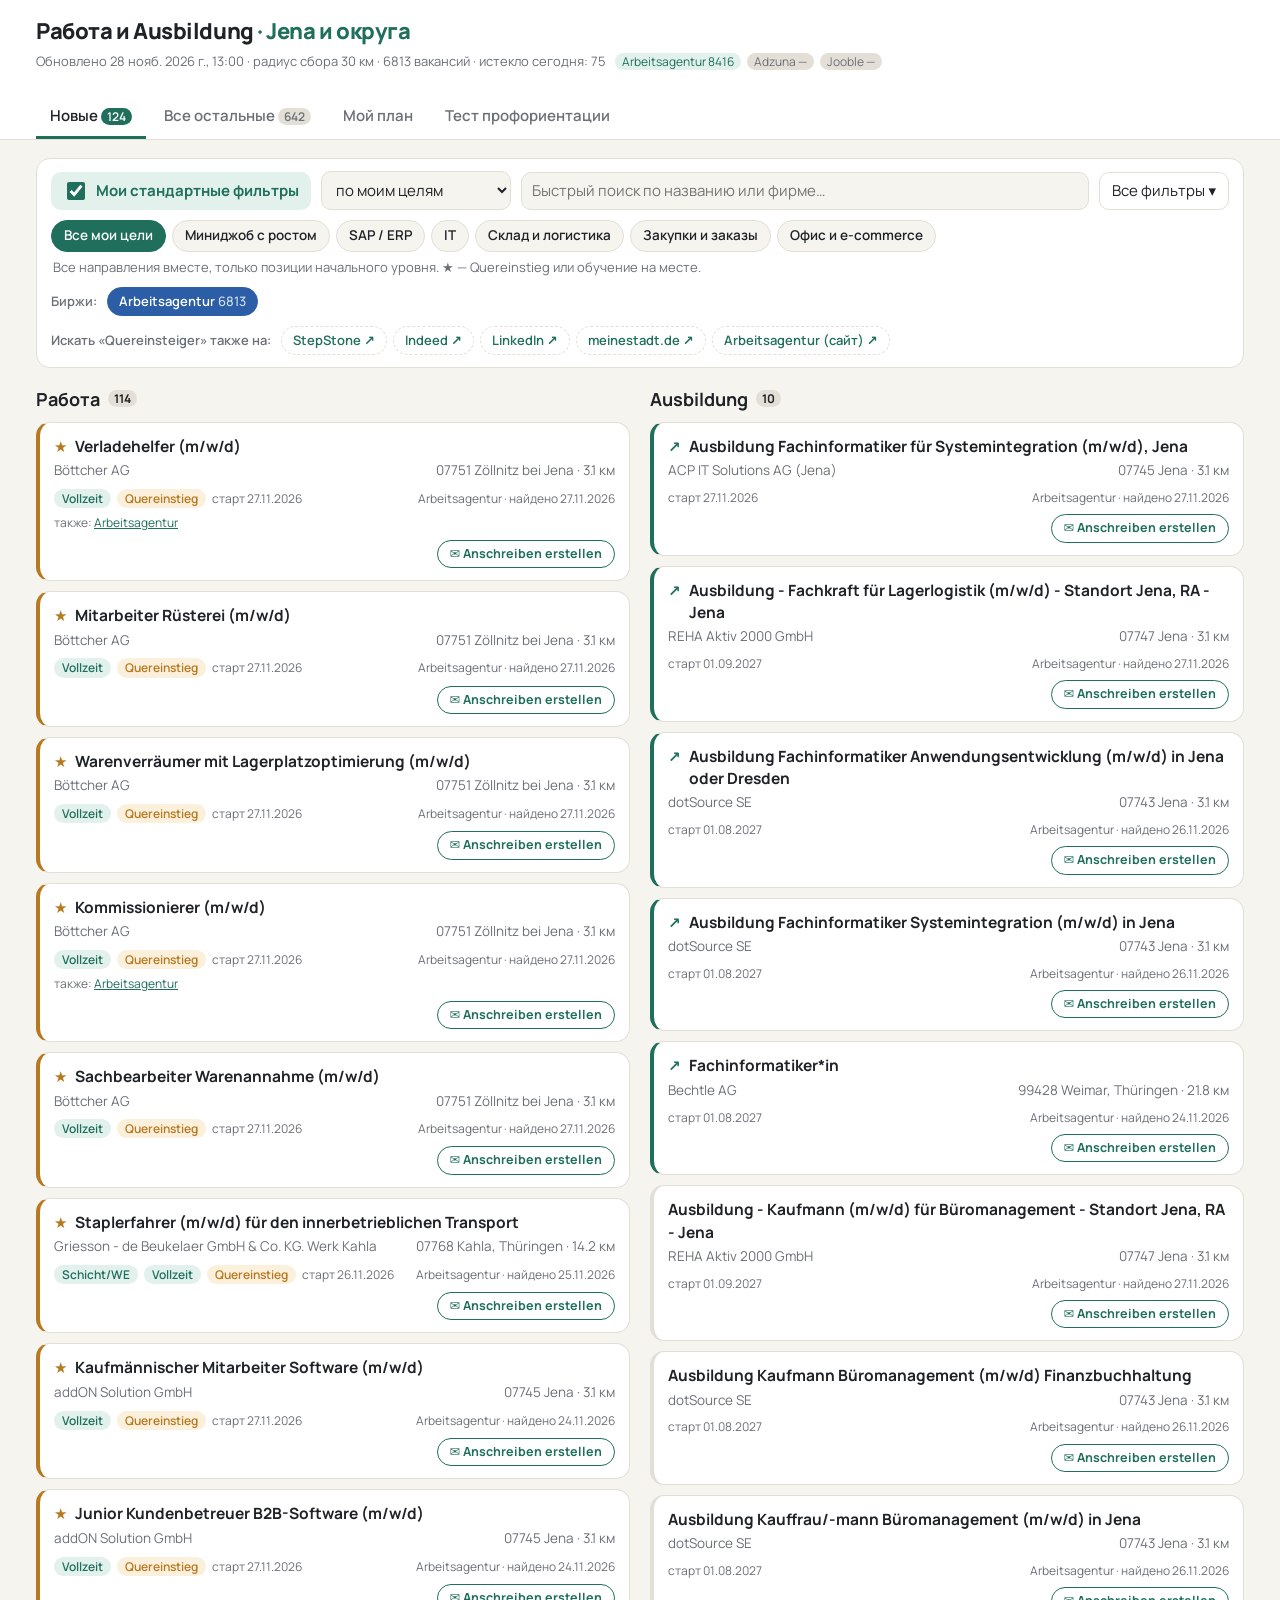
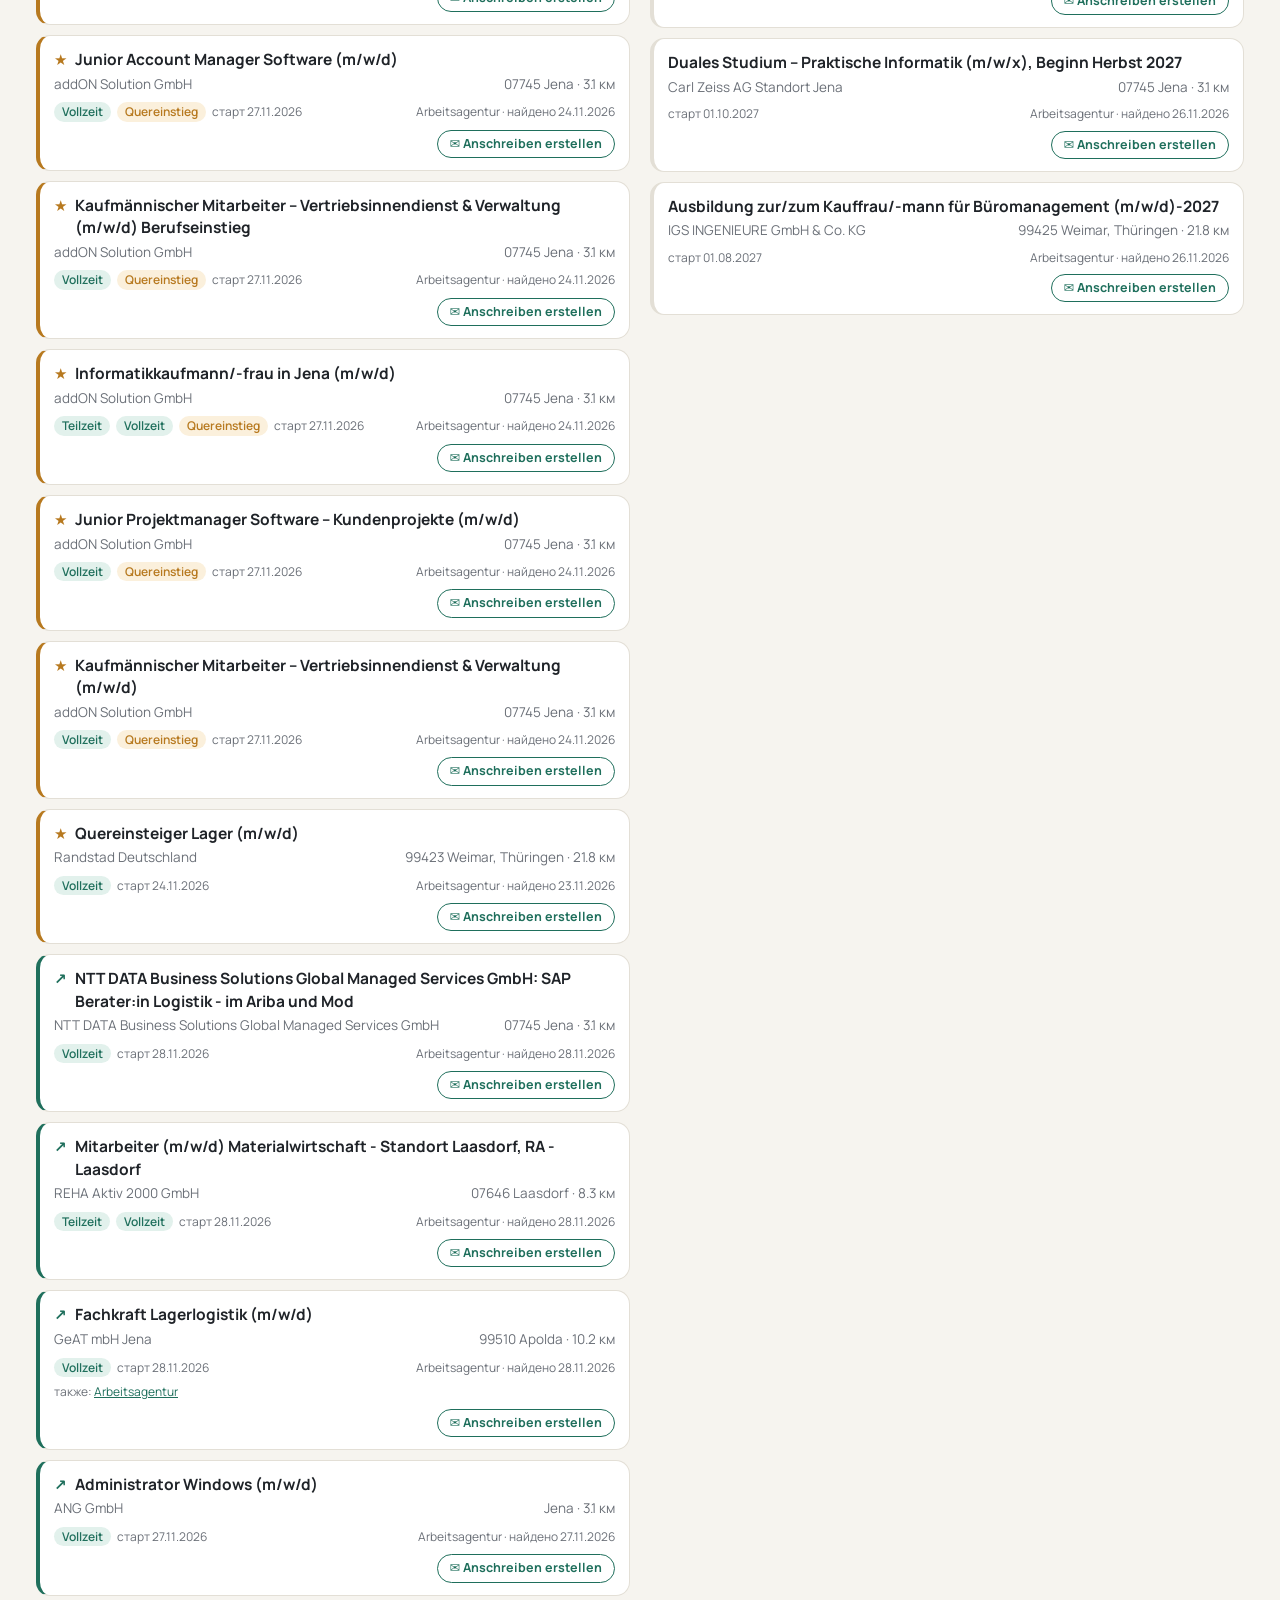
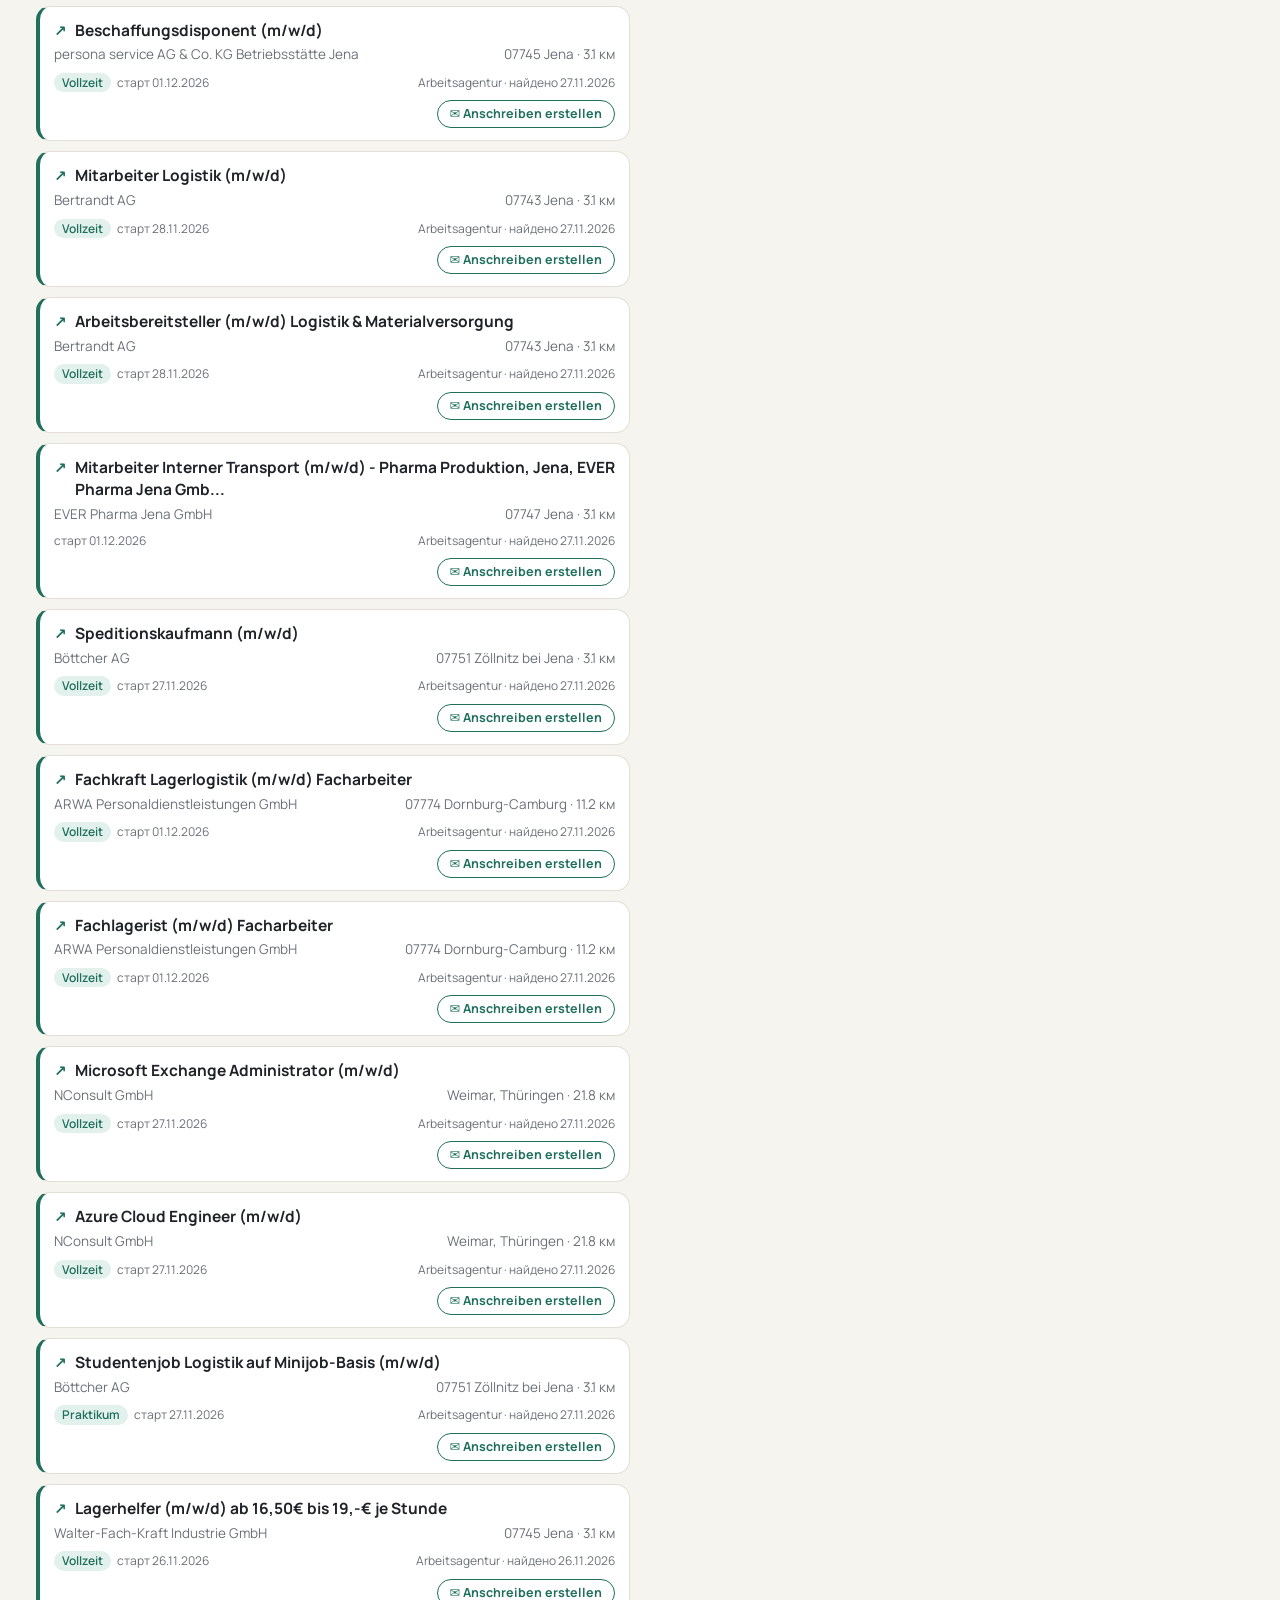
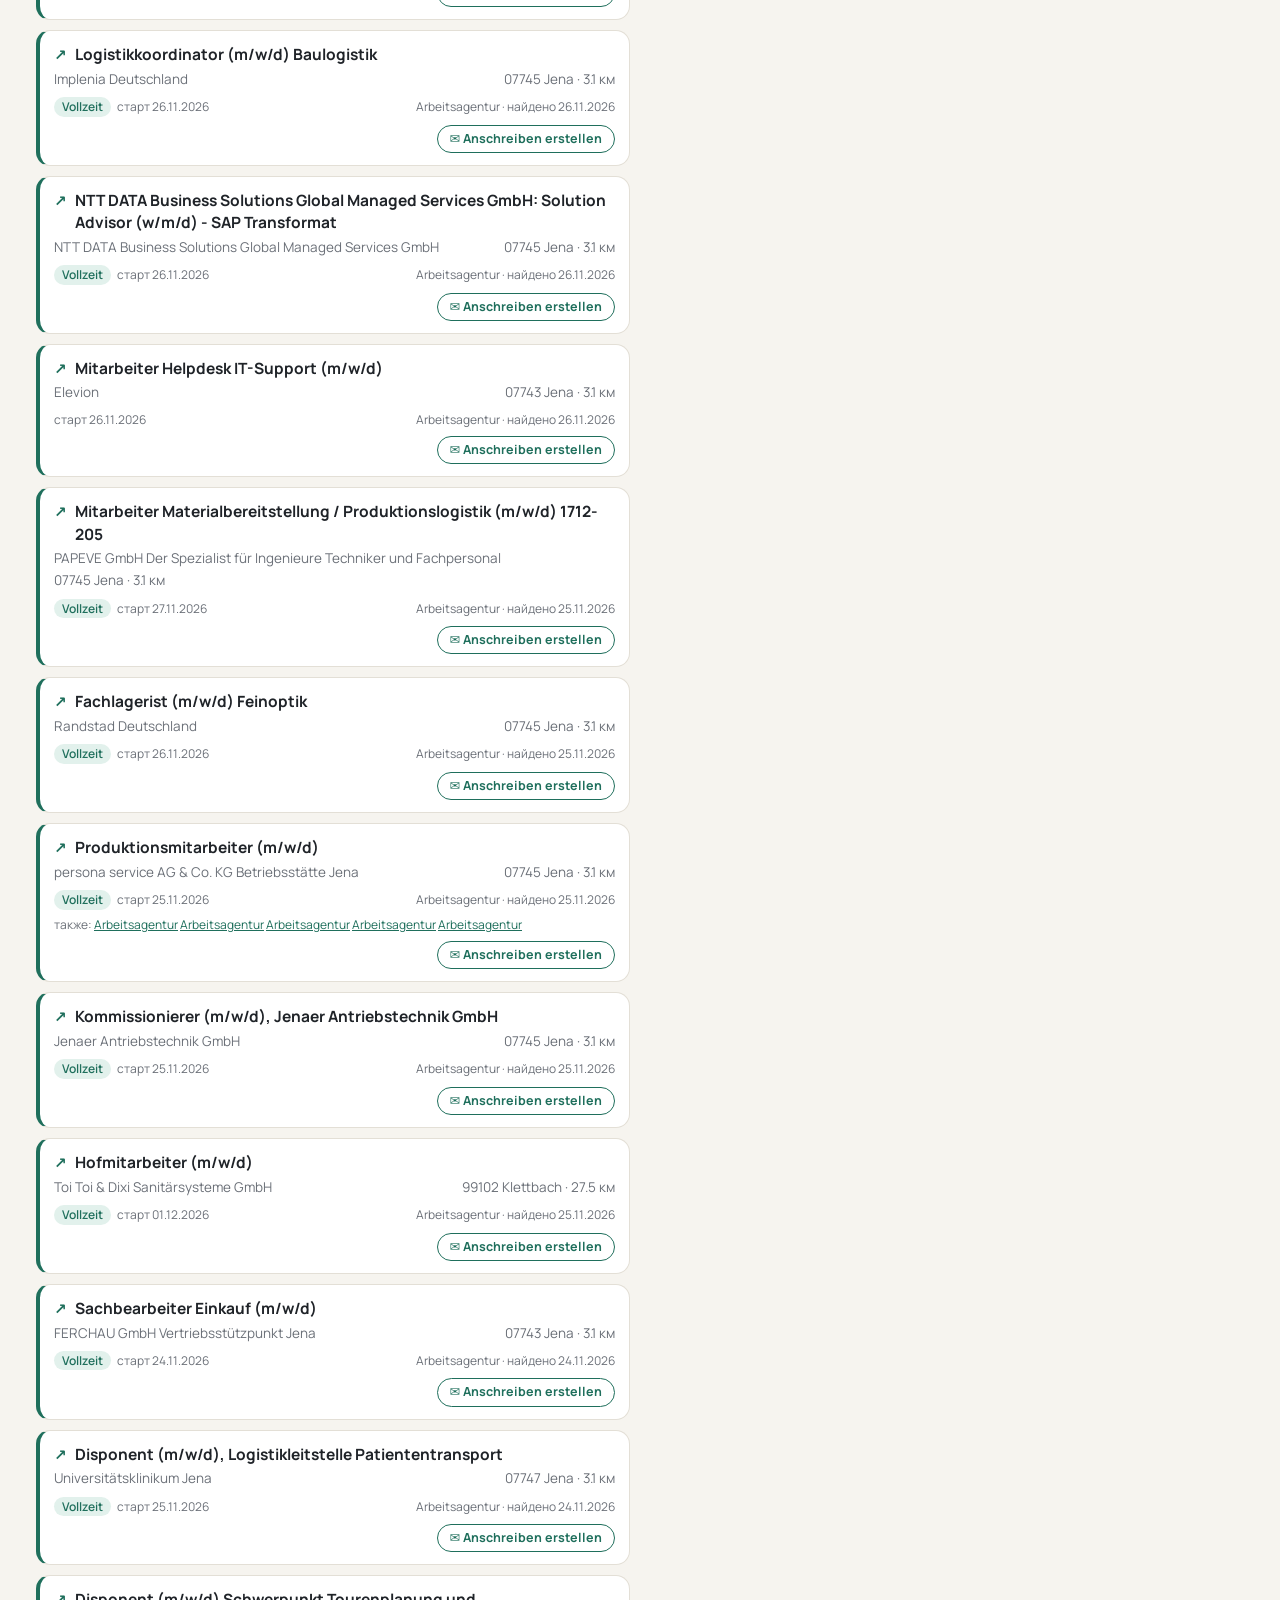
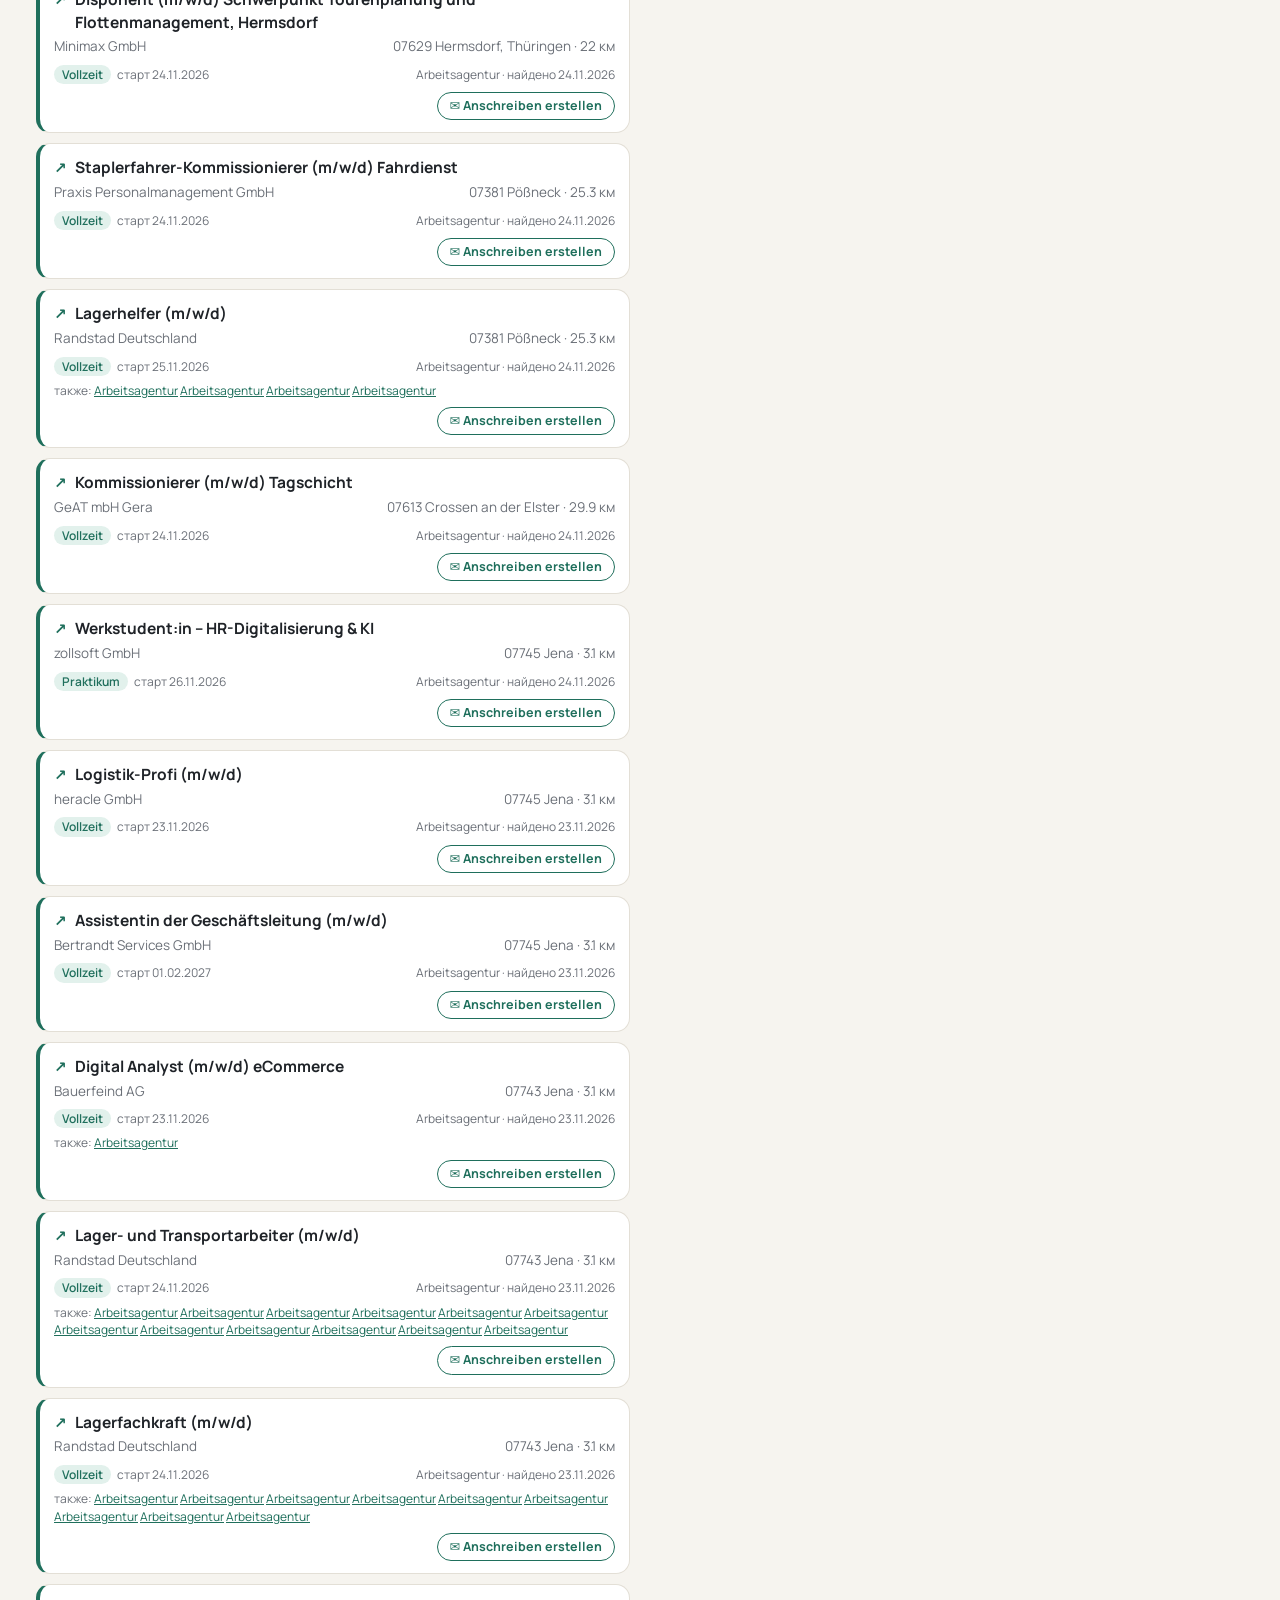
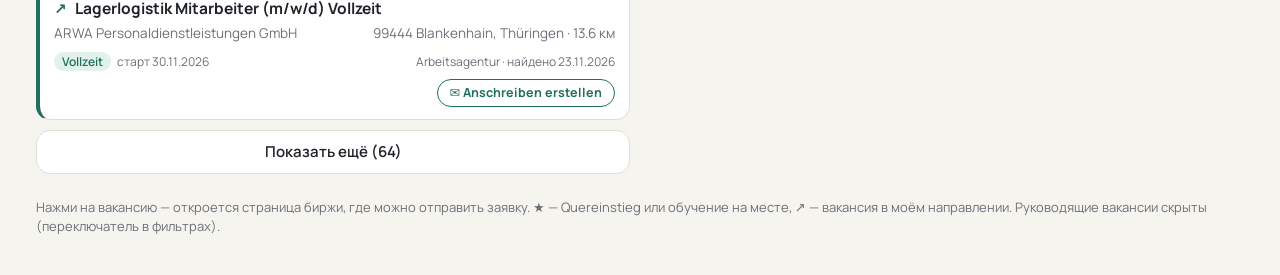
<file: index.html>
<!doctype html>
<html lang="ru">
<head>
  <meta charset="utf-8">
  <meta name="viewport" content="width=device-width, initial-scale=1">
  <title>Работа и Ausbildung · Jena</title>
  <link rel="preconnect" href="https://fonts.googleapis.com">
  <link href="https://fonts.googleapis.com/css2?family=Manrope:wght@400;500;600;700;800&display=swap" rel="stylesheet">
  <link rel="stylesheet" href="assets/style.css">
</head>
<body>
<header class="top">
  <div class="wrap top-inner">
    <div>
      <h1>Работа и Ausbildung <span class="city">· Jena и округа</span></h1>
      <p class="sub" id="meta">Загрузка данных…</p>
    </div>
    <nav class="tabs" role="tablist">
      <button class="tab active" data-tab="new" role="tab">Новые <span class="cnt" id="cnt-new">0</span></button>
      <button class="tab" data-tab="all" role="tab">Все остальные <span class="cnt" id="cnt-all">0</span></button>
      <button class="tab" data-tab="plan" role="tab">Мой план</button>
      <button class="tab" data-tab="test" role="tab">Тест профориентации</button>
    </nav>
  </div>
</header>

<main class="wrap">
  <!-- ФИЛЬТРЫ -->
  <section class="filters" id="filters">
    <div class="filters-head">
      <label class="default-toggle">
        <input type="checkbox" id="useDefault">
        <span>Мои стандартные фильтры</span>
      </label>
      <select id="defaultSource" title="Откуда брать стандартные фильтры">
        <option value="profile">по моим целям</option>
        <option value="test">по результату теста</option>
      </select>
      <input type="search" id="q" placeholder="Быстрый поиск по названию или фирме…">
      <button class="ghost" id="toggleMore" aria-expanded="false">Все фильтры ▾</button>
    </div>
    <div class="preset-row" id="presetRow" hidden>
      <div class="presets" id="presets"></div>
      <p class="preset-hint" id="presetHint"></p>
    </div>
    <div class="src-row">
      <span class="src-label">Биржи:</span>
      <div class="sources" id="sources"></div>
    </div>
    <div class="ext-row" id="extRow" hidden>
      <span class="src-label">Искать <span id="extQuery"></span> также на:</span>
      <div class="ext-links" id="extLinks"></div>
    </div>

    <div class="filters-body" id="filtersBody" hidden>
      <div class="frow">
        <label class="fl">Ключевые слова <small>(через запятую; пусто = все)</small>
          <textarea id="keywords" rows="2"></textarea>
        </label>
        <label class="fl">Исключить слова
          <textarea id="exclude" rows="2"></textarea>
        </label>
      </div>
      <div class="frow">
        <label class="fl">Радиус: <b id="radiusVal">30</b> км
          <input type="range" id="radius" min="5" max="50" step="5">
        </label>
        <div class="fl">Миниджоб
          <div class="seg" id="minijob">
            <button data-v="include">вместе с другими</button>
            <button data-v="only">только миниджоб</button>
            <button data-v="exclude">без миниджобов</button>
          </div>
        </div>
      </div>
      <div class="frow">
        <div class="fl">Время работы
          <div class="chips" id="worktime">
            <label><input type="checkbox" value="vz"> Vollzeit</label>
            <label><input type="checkbox" value="tz"> Teilzeit</label>
            <label><input type="checkbox" value="snw"> Schicht / Wochenende</label>
            <label><input type="checkbox" value="praktikum"> Praktikum / Trainee</label>
            <label><input type="checkbox" value="unknown"> не указано</label>
          </div>
        </div>
        <div class="fl">Показывать
          <div class="chips">
            <label><input type="checkbox" id="showJob"> Работа</label>
            <label><input type="checkbox" id="showAusbildung"> Ausbildung</label>
            <label><input type="checkbox" id="careerOnly"> только ★ и ↗</label>
            <label><input type="checkbox" id="noLead"> скрыть руководящие</label>
            <label title="Работодатель готов взять без профильной Ausbildung"><input type="checkbox" id="qeOnly"> только Quereinstieg</label>
          </div>
        </div>
        <label class="fl">Сортировка
          <select id="sort">
            <option value="career">сначала ★ Quereinstieg, потом ↗ моё направление</option>
            <option value="date">сначала новые</option>
            <option value="dist">сначала ближе</option>
          </select>
        </label>
      </div>
      <p class="hint">Фильтры сохраняются в этом браузере. Они сужают уже собранные вакансии; что собирать каждый день, задаётся в <code>config/search.json</code>.</p>
    </div>
  </section>

  <!-- ВАКАНСИИ -->
  <section id="view-jobs">
    <div class="cols">
      <div class="col" id="col-job">
        <h2>Работа <span class="cnt" id="n-job">0</span></h2>
        <div class="list" id="list-job"></div>
      </div>
      <div class="col" id="col-ausbildung">
        <h2>Ausbildung <span class="cnt" id="n-ausbildung">0</span></h2>
        <div class="list" id="list-ausbildung"></div>
      </div>
    </div>
  </section>

  <!-- ПЛАН -->
  <section id="view-plan" hidden>
    <div class="test-card plan-card" id="planBox"></div>
  </section>

  <!-- ТЕСТ -->
  <section id="view-test" hidden>
    <div class="test-card" id="testBox"></div>
  </section>
</main>

<footer class="wrap foot">
  Нажми на вакансию — откроется страница биржи, где можно отправить заявку.
  ★ — Quereinstieg или обучение на месте, ↗ — вакансия в моём направлении. Руководящие вакансии скрыты (переключатель в фильтрах).
</footer>

<script src="assets/test.js"></script>
<script src="assets/letter.js"></script>
<script src="assets/app.js"></script>
</body>
</html>
</file>
<file: assets/style.css>
:root {
  --bg: #f6f4ef; --card: #ffffff; --ink: #1f2328; --muted: #6b7078; --line: #e3dfd6;
  --accent: #1f6f5c; --accent-soft: #e2f1ec; --gold: #b7791f; --gold-soft: #fbf0dc;
  --mj: #7b3fa0; --mj-soft: #f2e8f8; --radius: 14px;
}
@media (prefers-color-scheme: dark) {
  :root { --bg: #15171a; --card: #1e2125; --ink: #e8e6e1; --muted: #9aa0a8; --line: #2e3238;
    --accent: #5cc2a4; --accent-soft: #1d3530; --gold: #e2b062; --gold-soft: #3a2f1c; --mj: #c99be6; --mj-soft: #33263d; }
}
* { box-sizing: border-box; }
body { margin: 0; background: var(--bg); color: var(--ink); font: 15px/1.45 "Manrope", system-ui, sans-serif; }
.wrap { max-width: 1240px; margin: 0 auto; padding: 0 16px; }
a { color: inherit; }
code { background: var(--accent-soft); padding: 1px 5px; border-radius: 4px; font-size: .9em; }
button, select, input, textarea { font: inherit; color: inherit; }

/* header */
.top { background: var(--card); border-bottom: 1px solid var(--line); position: sticky; top: 0; z-index: 5; }
@media (max-width: 640px) { .top { position: static; } h1 { font-size: 19px; } }
.top-inner { display: flex; flex-wrap: wrap; gap: 12px 24px; align-items: end; justify-content: space-between; padding-top: 16px; padding-bottom: 0; }
h1 { margin: 0; font-size: 22px; font-weight: 800; letter-spacing: -.02em; }
h1 .city { color: var(--accent); }
.sub { margin: 4px 0 12px; color: var(--muted); font-size: 13px; }
.src-st { display: inline-block; margin-left: 6px; padding: 0 7px; border-radius: 99px; font-size: 12px; }
.src-st.ok { background: var(--accent-soft); color: var(--accent); }
.src-st.off { background: var(--line); color: var(--muted); }
.tabs { display: flex; gap: 4px; overflow-x: auto; }
.tab { border: 0; background: none; padding: 10px 14px; border-bottom: 3px solid transparent; cursor: pointer; font-weight: 600; color: var(--muted); white-space: nowrap; }
.tab.active { color: var(--ink); border-color: var(--accent); }
.cnt { display: inline-block; min-width: 22px; padding: 0 6px; border-radius: 99px; background: var(--line); font-size: 12px; text-align: center; }
.tab.active .cnt { background: var(--accent); color: var(--card); }

/* filters */
.filters { background: var(--card); border: 1px solid var(--line); border-radius: var(--radius); margin: 18px 0; padding: 12px 14px; }
.filters-head { display: flex; flex-wrap: wrap; gap: 10px; align-items: center; }
.default-toggle { display: flex; gap: 8px; align-items: center; font-weight: 700; background: var(--accent-soft); color: var(--accent); padding: 7px 12px; border-radius: 10px; cursor: pointer; }
.default-toggle input { width: 18px; height: 18px; accent-color: var(--accent); }
select, input[type=search], textarea { background: var(--bg); border: 1px solid var(--line); border-radius: 10px; padding: 7px 10px; }
#q { flex: 1 1 220px; min-width: 0; }
.ghost { background: none; border: 1px solid var(--line); border-radius: 10px; padding: 7px 12px; cursor: pointer; }
.primary { background: var(--accent); color: var(--card); border: 0; border-radius: 10px; padding: 10px 16px; font-weight: 700; cursor: pointer; }
.primary:disabled { opacity: .45; cursor: not-allowed; }
.filters-body { border-top: 1px dashed var(--line); margin-top: 12px; padding-top: 12px; }
.frow { display: grid; grid-template-columns: repeat(auto-fit, minmax(260px, 1fr)); gap: 12px 20px; margin-bottom: 12px; }
.fl { display: flex; flex-direction: column; gap: 6px; font-weight: 600; font-size: 14px; }
.fl small { font-weight: 400; color: var(--muted); }
textarea { resize: vertical; width: 100%; font-weight: 400; }
input[type=range] { accent-color: var(--accent); }
.seg { display: flex; border: 1px solid var(--line); border-radius: 10px; overflow: hidden; }
.seg button { flex: 1; border: 0; background: none; padding: 7px 6px; cursor: pointer; font-size: 13px; font-weight: 500; }
.seg button.on { background: var(--mj); color: #fff; }
.chips { display: flex; flex-wrap: wrap; gap: 6px; font-weight: 400; }
.chips label { display: flex; gap: 6px; align-items: center; border: 1px solid var(--line); border-radius: 99px; padding: 4px 10px; cursor: pointer; font-size: 13px; }
.chips input { accent-color: var(--accent); }
.hint { color: var(--muted); font-size: 13px; margin: 0; }

/* columns */
.cols { display: grid; grid-template-columns: 1fr 1fr; gap: 20px; }
@media (max-width: 820px) { .cols { grid-template-columns: 1fr; } }
.col h2 { font-size: 18px; margin: 0 0 10px; display: flex; gap: 8px; align-items: center; }
.col.dim { opacity: .55; }
.list { display: flex; flex-direction: column; gap: 10px; }
.empty { color: var(--muted); background: var(--card); border: 1px dashed var(--line); border-radius: var(--radius); padding: 18px; margin: 0; }

.job { position: relative; background: var(--card); border: 1px solid var(--line); border-left: 4px solid var(--line); border-radius: var(--radius); padding: 12px 14px; transition: transform .12s, box-shadow .12s; }
.job:hover { transform: translateY(-1px); box-shadow: 0 6px 18px rgba(0,0,0,.07); }
.job.lvl3 { border-left-color: var(--gold); }
.job.lvl2 { border-left-color: var(--accent); }
.job.lvl1 { border-left-color: color-mix(in srgb, var(--accent) 40%, var(--line)); }
.job-top { display: flex; gap: 8px; align-items: baseline; }
.job h3 { font-size: 15.5px; margin: 0; flex: 1; font-weight: 700; }
.job-link { text-decoration: none; }
.job-link::after { content: ""; position: absolute; inset: 0; border-radius: var(--radius); }
.job-link:hover { color: var(--accent); }
.lvl { font-weight: 800; color: var(--accent); }
.lvl3 .lvl { color: var(--gold); }
.fresh { font-size: 11px; font-weight: 700; text-transform: uppercase; color: var(--gold); background: var(--gold-soft); padding: 1px 6px; border-radius: 6px; }
.job-meta { display: flex; flex-wrap: wrap; justify-content: space-between; gap: 2px 12px; color: var(--muted); font-size: 13.5px; margin-top: 4px; }
.job-foot { display: flex; flex-wrap: wrap; gap: 6px; align-items: center; margin-top: 8px; font-size: 12px; }
.b { background: var(--accent-soft); color: var(--accent); padding: 1px 8px; border-radius: 99px; font-weight: 600; }
.b-qe { background: var(--gold-soft); color: var(--gold); }
.b-mj { background: var(--mj-soft); color: var(--mj); }
.muted { color: var(--muted); }
.src { margin-left: auto; }
.alts { position: relative; z-index: 1; font-size: 12px; color: var(--muted); margin-top: 6px; }
.alts a { color: var(--accent); }
.more { background: var(--card); border: 1px solid var(--line); border-radius: var(--radius); padding: 10px; cursor: pointer; font-weight: 600; }

/* test */
.test-card { background: var(--card); border: 1px solid var(--line); border-radius: var(--radius); padding: 22px; margin: 18px 0; max-width: 820px; }
.test-card h2 { margin-top: 0; }
.progress { height: 6px; background: var(--line); border-radius: 99px; overflow: hidden; margin: 12px 0 18px; }
.progress div { height: 100%; background: var(--accent); transition: width .2s; }
.q { border: 0; padding: 0; margin: 0 0 18px; }
.q legend { font-weight: 700; margin-bottom: 8px; }
.opt { display: flex; gap: 8px; align-items: center; padding: 8px 12px; border: 1px solid var(--line); border-radius: 10px; margin-bottom: 6px; cursor: pointer; }
.opt.on { border-color: var(--accent); background: var(--accent-soft); }
.opt input { accent-color: var(--accent); }
.dirs li { margin-bottom: 10px; }
.dirs p { margin: 4px 0 0; color: var(--muted); }
.btns { display: flex; gap: 10px; flex-wrap: wrap; margin-top: 14px; }
/* presets */
.preset-row { margin-top: 10px; }
.presets { display: flex; flex-wrap: wrap; gap: 6px; }
.presets button { border: 1px solid var(--line); background: var(--bg); border-radius: 99px; padding: 5px 12px; cursor: pointer; font-weight: 600; font-size: 13.5px; }
.presets button.on { background: var(--accent); border-color: var(--accent); color: var(--card); }
.preset-hint { margin: 6px 2px 0; color: var(--muted); font-size: 13px; min-height: 1em; }

/* plan */
.ph { margin: 26px 0 10px; font-size: 17px; }
.assets { display: grid; grid-template-columns: repeat(auto-fit, minmax(200px, 1fr)); gap: 10px; }
.asset { background: var(--bg); border: 1px solid var(--line); border-radius: 12px; padding: 10px 12px; font-size: 13.5px; }
.asset ul, .wishes { margin: 6px 0 0; padding-left: 18px; }
.wishes li { margin-bottom: 3px; }
.tbl-wrap { overflow-x: auto; border: 1px solid var(--line); border-radius: 12px; }
.matrix { border-collapse: collapse; width: 100%; font-size: 13.5px; min-width: 760px; }
.matrix th { text-align: left; font-size: 12px; color: var(--muted); font-weight: 700; padding: 8px; border-bottom: 1px solid var(--line); background: var(--bg); }
.matrix td { padding: 8px; border-bottom: 1px solid var(--line); vertical-align: top; }
.matrix tr.top td { background: var(--accent-soft); }
.matrix summary { cursor: pointer; font-weight: 600; }
.matrix details p { margin: 6px 0 0; font-size: 13px; }
.dots { color: var(--accent); letter-spacing: 1px; white-space: nowrap; font-size: 11px; }
.dots i { color: var(--line); font-style: normal; }
.score { font-size: 16px; }
.linkbtn { background: none; border: 0; color: var(--accent); font-weight: 700; text-decoration: underline; cursor: pointer; padding: 0; }
.verdict { background: var(--bg); border-left: 4px solid var(--accent); border-radius: 8px; padding: 6px 14px; }
.sap-rec { background: var(--gold-soft); color: var(--gold); padding: 8px 12px; border-radius: 10px; }
.routes { display: grid; grid-template-columns: repeat(auto-fit, minmax(260px, 1fr)); gap: 10px; }
.route { border: 1px solid var(--line); border-radius: 12px; padding: 10px 12px; background: var(--bg); font-size: 13.5px; }
.route span { margin-left: 8px; }
.route p { margin: 6px 0 0; }

.plan-card { max-width: 980px; }
.goal { background: var(--accent-soft); color: var(--accent); padding: 10px 14px; border-radius: 10px; font-weight: 600; }
.plan-list { display: grid; grid-template-columns: repeat(auto-fit, minmax(300px, 1fr)); gap: 12px; margin: 16px 0; }
.plan { border: 1px solid var(--line); border-radius: 12px; padding: 14px; background: var(--bg); }
.plan h3 { margin: 0 0 8px; font-size: 15.5px; display: flex; gap: 8px; align-items: baseline; }
.plan .num { flex: none; width: 22px; height: 22px; border-radius: 50%; background: var(--accent); color: var(--card); display: inline-grid; place-items: center; font-size: 12px; }
.plan dl { margin: 0; font-size: 13.5px; }
.plan dt { font-weight: 700; margin-top: 6px; color: var(--muted); font-size: 12px; text-transform: uppercase; letter-spacing: .03em; }
.plan dd { margin: 2px 0 0; }
.foot { color: var(--muted); font-size: 13px; padding-top: 24px; padding-bottom: 40px; }

/* Anschreiben */
.job-actions { position: relative; z-index: 1; margin-top: 8px; display: flex; justify-content: flex-end; }
.lt-btn { border: 1px solid var(--accent); color: var(--accent); background: var(--card); border-radius: 99px; padding: 4px 12px; font-weight: 700; font-size: 12.5px; cursor: pointer; }
.lt-btn:hover { background: var(--accent); color: var(--card); }
body.lt-open { overflow: hidden; }
.lt-overlay { position: fixed; inset: 0; z-index: 50; background: rgba(15, 18, 20, .45); display: flex; align-items: stretch; justify-content: center; padding: 20px; }
.lt-overlay[hidden] { display: none; }
.lt-panel { background: var(--card); border-radius: 16px; width: min(1240px, 100%); display: flex; flex-direction: column; overflow: hidden; box-shadow: 0 20px 60px rgba(0,0,0,.25); }
.lt-head { display: flex; justify-content: space-between; align-items: start; gap: 12px; padding: 14px 18px; border-bottom: 1px solid var(--line); }
.lt-head h2 { margin: 0; font-size: 19px; }
.lt-head p { margin: 2px 0 0; font-size: 13px; }
.lt-body { flex: 1; min-height: 0; display: grid; grid-template-columns: minmax(280px, 360px) 1fr; }
.lt-data { padding: 14px 18px; border-right: 1px solid var(--line); overflow-y: auto; display: flex; flex-direction: column; gap: 10px; }
.lt-data details { display: flex; flex-direction: column; gap: 10px; }
.lt-data summary { cursor: pointer; margin-bottom: 8px; }
.lt-data .fl { margin-bottom: 8px; }
.lt-data input { background: var(--bg); border: 1px solid var(--line); border-radius: 10px; padding: 7px 10px; font-weight: 400; }
.lt-file { display: block; border: 2px dashed var(--line); border-radius: 12px; padding: 12px; text-align: center; cursor: pointer; font-weight: 600; font-size: 13.5px; }
.lt-file:hover { border-color: var(--accent); }
.lt-file input { display: block; margin: 8px auto 0; font-size: 12px; max-width: 100%; }
.small { font-size: 12.5px; }
.lt-result { display: flex; flex-direction: column; min-height: 0; padding: 14px 18px; gap: 10px; background: var(--bg); }
.lt-tools { display: flex; flex-wrap: wrap; gap: 8px; align-items: center; }
.lt-count { font-weight: 700; color: var(--gold); margin-right: auto; }
.lt-count.ok { color: var(--accent); }
.lt-editor { flex: 1; min-height: 300px; overflow-y: auto; background: #fff; color: #1b1b1b; border: 1px solid var(--line); border-radius: 8px; padding: 32px 40px; font: 14px/1.55 Arial, Helvetica, sans-serif; outline: none; box-shadow: 0 2px 10px rgba(0,0,0,.05); }
.lt-editor:focus { border-color: var(--accent); }
.lt-editor p { margin: 0 0 12px; }
.lt-editor p.sender { font-size: 13px; margin-bottom: 22px; }
.lt-editor p.recipient { margin-bottom: 26px; }
.lt-editor p[data-align="right"] { text-align: right; }
.lt-editor p.subject { font-weight: 700; margin: 18px 0; }
.lt-editor p.small { font-size: 12.5px; color: #555; }
.lt-editor mark.todo.done { background: none; color: inherit; box-shadow: none; padding: 0; }
.lt-editor mark.todo { background: #ffe58a; color: #5a4300; border-radius: 3px; padding: 0 2px; box-shadow: 0 0 0 1px #f0c94a inset; }
@media (max-width: 900px) {
  .lt-overlay { padding: 0; }
  .lt-panel { border-radius: 0; }
  .lt-body { grid-template-columns: 1fr; overflow-y: auto; }
  .lt-data { border-right: 0; border-bottom: 1px solid var(--line); overflow: visible; }
  .lt-result { min-height: auto; }
  .lt-editor { padding: 18px 16px; font-size: 13.5px; min-height: 60vh; flex: none; }
}

/* биржи */
.src-row, .ext-row { display: flex; flex-wrap: wrap; align-items: center; gap: 6px 10px; margin-top: 10px; }
.src-label { font-size: 13px; color: var(--muted); font-weight: 600; }
.sources, .ext-links { display: flex; flex-wrap: wrap; gap: 6px; }
.src-chip { border: 1px solid var(--line); background: var(--bg); color: var(--muted); border-radius: 99px; padding: 4px 11px; font-size: 13px; font-weight: 600; cursor: pointer; text-decoration: line-through; }
.src-chip span { font-weight: 500; opacity: .8; }
.src-chip.on { background: #2b5ea7; border-color: #2b5ea7; color: #fff; text-decoration: none; }
.src-chip.off { cursor: not-allowed; text-decoration: none; opacity: .6; }
.ext { border: 1px dashed var(--line); border-radius: 99px; padding: 4px 11px; font-size: 13px; font-weight: 600; text-decoration: none; color: var(--accent); }
.ext:hover { border-color: var(--accent); background: var(--accent-soft); }
.lt-person { display: flex; gap: 6px; align-items: flex-end; margin-bottom: 10px; }
.lt-person .fl { flex: 1; margin: 0; }
.lt-person select { width: 100%; }
.lt-aiset { display: flex; flex-wrap: wrap; gap: 8px; align-items: flex-end; background: var(--card); border: 1px solid var(--line); border-radius: 10px; padding: 10px; }
.lt-aiset .fl { flex: 1 1 220px; margin: 0; }
.lt-aiset input { background: var(--bg); border: 1px solid var(--line); border-radius: 10px; padding: 7px 10px; font-weight: 400; }
.lt-aistatus { margin: 0; min-height: 1em; color: var(--muted); }
.lt-aistatus.ok { color: var(--accent); }
.lt-aistatus.err { color: #c0392b; }
#lt-ai:disabled { opacity: .6; cursor: wait; }
.lt-simple { display: flex; gap: 8px; align-items: center; font-size: 13.5px; font-weight: 600; cursor: pointer; }
.lt-simple input { width: 17px; height: 17px; accent-color: var(--accent); }
.src-chip.jooble-btn { background: var(--card); color: #2b5ea7; border: 1px dashed #2b5ea7; text-decoration: none; }
.src-chip.jooble-btn:disabled { opacity: .6; cursor: wait; }
</file>
